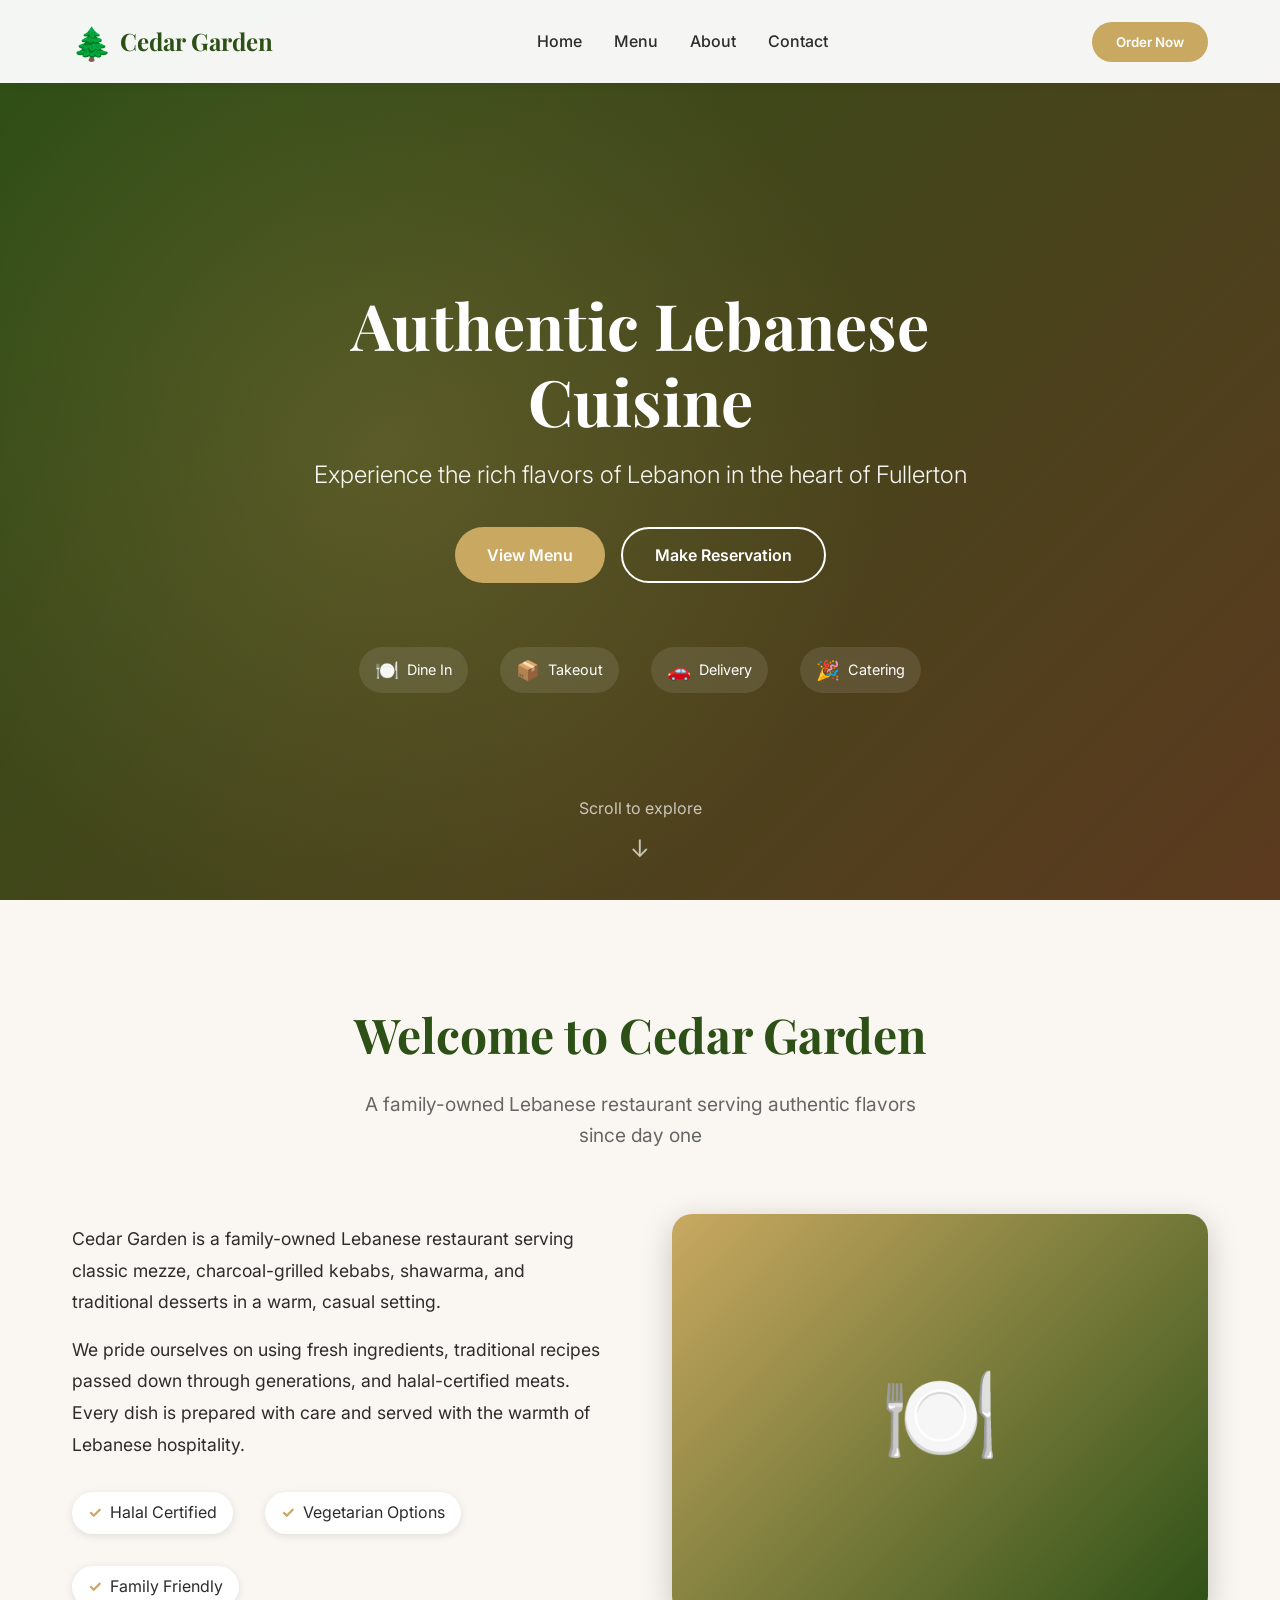
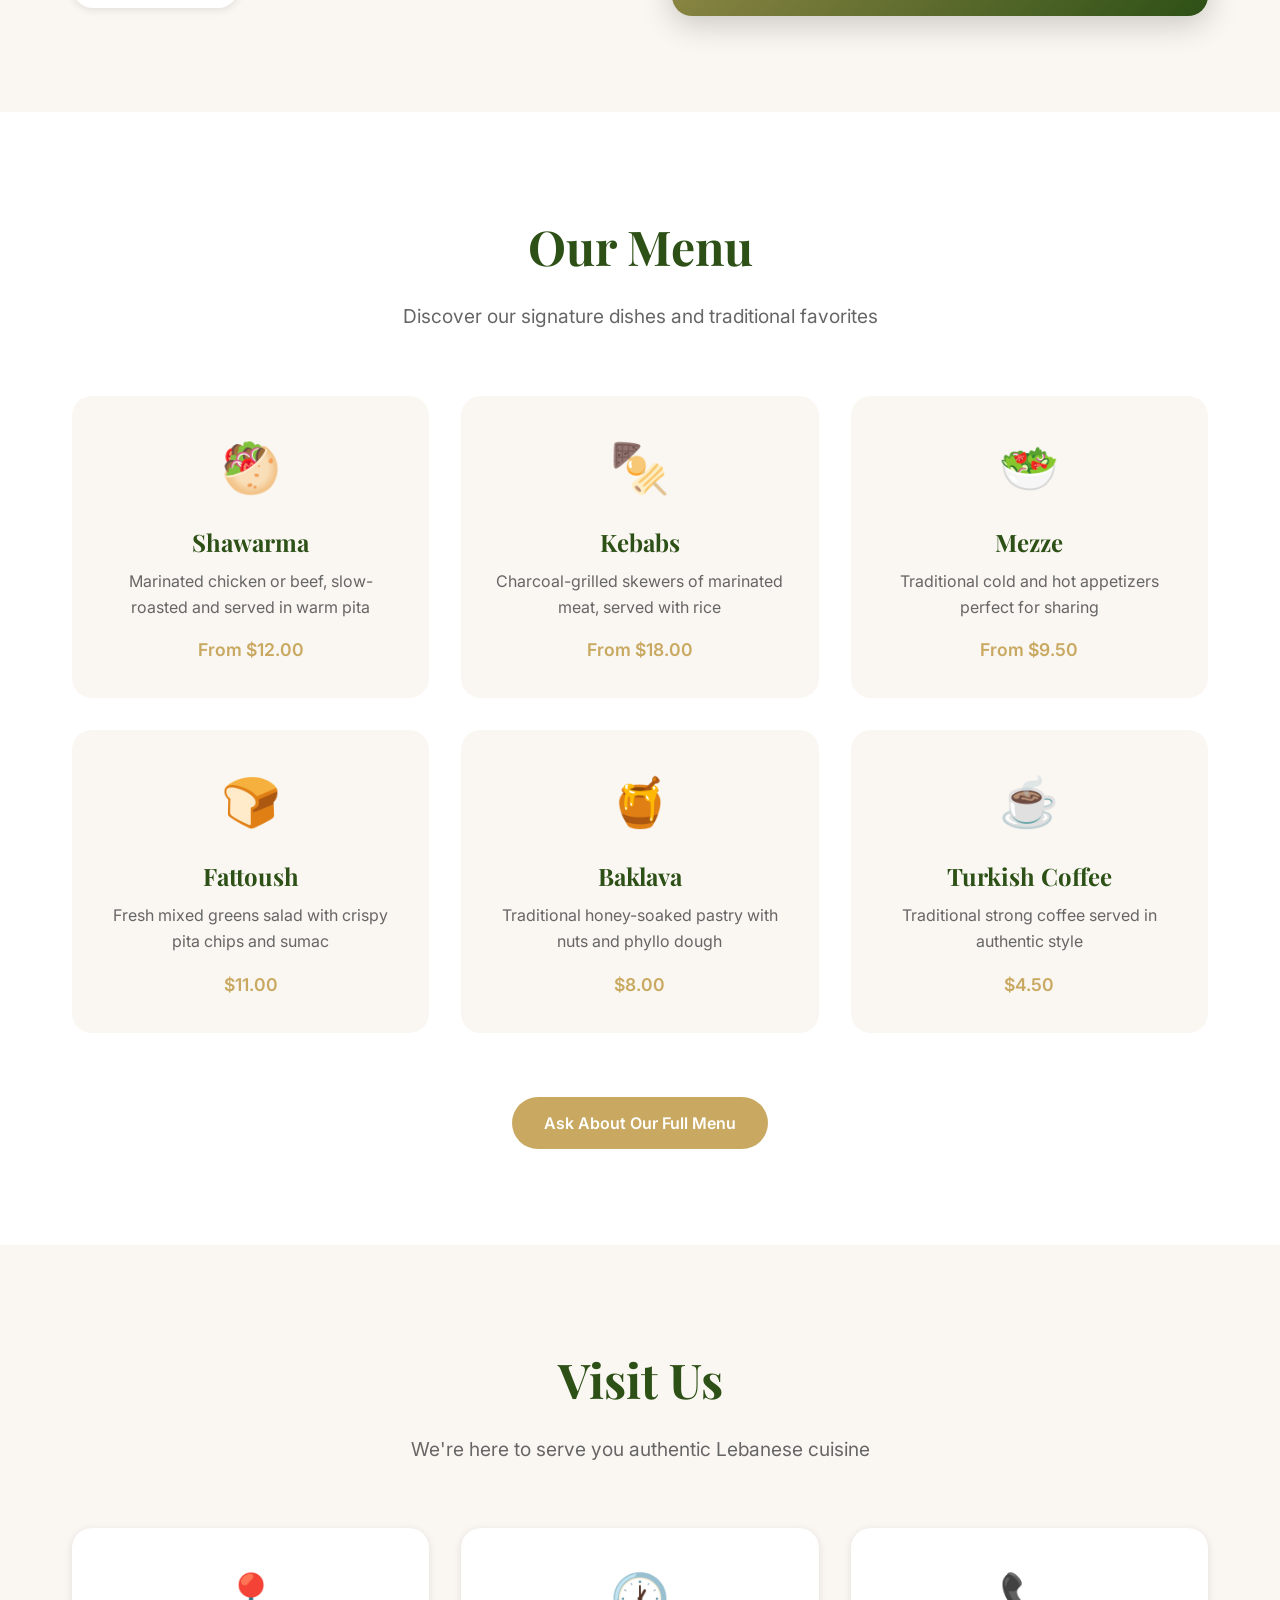
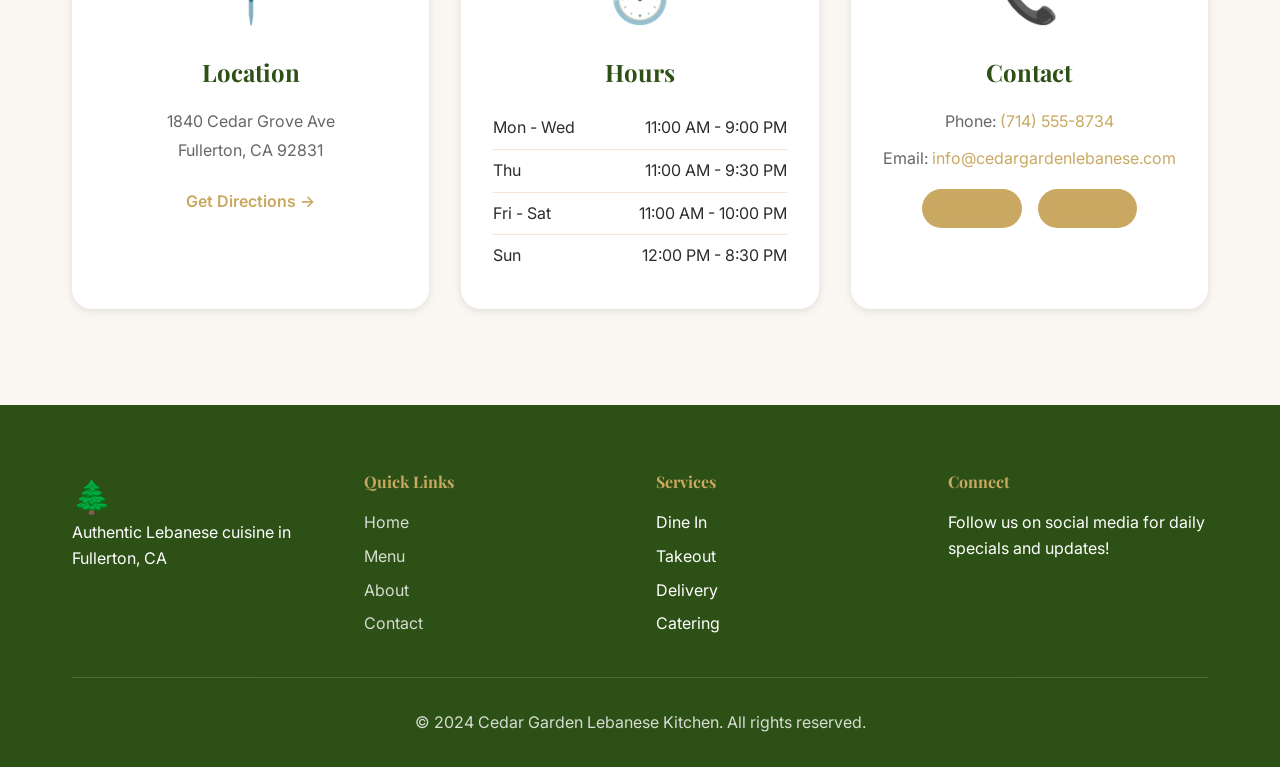
<file: website/index.html>
<!DOCTYPE html>
<html lang="en">
<head>
    <meta charset="UTF-8">
    <meta name="viewport" content="width=device-width, initial-scale=1.0">
    <title>Cedar Garden Lebanese Kitchen - Authentic Lebanese Cuisine</title>
    <meta name="description" content="Experience authentic Lebanese cuisine at Cedar Garden. Family-owned restaurant serving traditional mezze, shawarma, kebabs, and more in Fullerton, CA.">
    <link rel="stylesheet" href="/website/styles.css">
    <link rel="preconnect" href="https://fonts.googleapis.com">
    <link rel="preconnect" href="https://fonts.gstatic.com" crossorigin>
    <link href="https://fonts.googleapis.com/css2?family=Playfair+Display:wght@400;600;700&family=Inter:wght@300;400;500;600&display=swap" rel="stylesheet">
</head>
<body>
    <!-- Navigation -->
    <nav class="navbar">
        <div class="container">
            <div class="nav-content">
                <div class="logo">
                    <span class="logo-icon">🌲</span>
                    <span class="logo-text">Cedar Garden</span>
                </div>
                <ul class="nav-links">
                    <li><a href="#home">Home</a></li>
                    <li><a href="#menu">Menu</a></li>
                    <li><a href="#about">About</a></li>
                    <li><a href="#contact">Contact</a></li>
                </ul>
                <button class="nav-cta" onclick="scrollToContact()">Order Now</button>
            </div>
        </div>
    </nav>

    <!-- Hero Section -->
    <section id="home" class="hero">
        <div class="hero-overlay"></div>
        <div class="container">
            <div class="hero-content">
                <h1 class="hero-title">Authentic Lebanese Cuisine</h1>
                <p class="hero-subtitle">Experience the rich flavors of Lebanon in the heart of Fullerton</p>
                <div class="hero-buttons">
                    <button class="btn btn-primary" onclick="scrollToMenu()">View Menu</button>
                    <button class="btn btn-secondary" onclick="scrollToContact()">Make Reservation</button>
                </div>
                <div class="hero-features">
                    <div class="feature-item">
                        <span class="feature-icon">🍽️</span>
                        <span>Dine In</span>
                    </div>
                    <div class="feature-item">
                        <span class="feature-icon">📦</span>
                        <span>Takeout</span>
                    </div>
                    <div class="feature-item">
                        <span class="feature-icon">🚗</span>
                        <span>Delivery</span>
                    </div>
                    <div class="feature-item">
                        <span class="feature-icon">🎉</span>
                        <span>Catering</span>
                    </div>
                </div>
            </div>
        </div>
        <div class="hero-scroll">
            <span>Scroll to explore</span>
            <div class="scroll-arrow">↓</div>
        </div>
    </section>

    <!-- About Section -->
    <section id="about" class="about">
        <div class="container">
            <div class="section-header">
                <h2 class="section-title">Welcome to Cedar Garden</h2>
                <p class="section-subtitle">A family-owned Lebanese restaurant serving authentic flavors since day one</p>
            </div>
            <div class="about-content">
                <div class="about-text">
                    <p>Cedar Garden is a family-owned Lebanese restaurant serving classic mezze, charcoal-grilled kebabs, shawarma, and traditional desserts in a warm, casual setting.</p>
                    <p>We pride ourselves on using fresh ingredients, traditional recipes passed down through generations, and halal-certified meats. Every dish is prepared with care and served with the warmth of Lebanese hospitality.</p>
                    <div class="about-highlights">
                        <div class="highlight">
                            <span class="highlight-icon">✓</span>
                            <span>Halal Certified</span>
                        </div>
                        <div class="highlight">
                            <span class="highlight-icon">✓</span>
                            <span>Vegetarian Options</span>
                        </div>
                        <div class="highlight">
                            <span class="highlight-icon">✓</span>
                            <span>Family Friendly</span>
                        </div>
                    </div>
                </div>
                <div class="about-image">
                    <div class="image-placeholder">
                        <span>🍽️</span>
                    </div>
                </div>
            </div>
        </div>
    </section>

    <!-- Menu Preview Section -->
    <section id="menu" class="menu-preview">
        <div class="container">
            <div class="section-header">
                <h2 class="section-title">Our Menu</h2>
                <p class="section-subtitle">Discover our signature dishes and traditional favorites</p>
            </div>
            <div class="menu-grid">
                <div class="menu-card">
                    <div class="menu-card-icon">🥙</div>
                    <h3>Shawarma</h3>
                    <p>Marinated chicken or beef, slow-roasted and served in warm pita</p>
                    <span class="menu-price">From $12.00</span>
                </div>
                <div class="menu-card">
                    <div class="menu-card-icon">🍢</div>
                    <h3>Kebabs</h3>
                    <p>Charcoal-grilled skewers of marinated meat, served with rice</p>
                    <span class="menu-price">From $18.00</span>
                </div>
                <div class="menu-card">
                    <div class="menu-card-icon">🥗</div>
                    <h3>Mezze</h3>
                    <p>Traditional cold and hot appetizers perfect for sharing</p>
                    <span class="menu-price">From $9.50</span>
                </div>
                <div class="menu-card">
                    <div class="menu-card-icon">🍞</div>
                    <h3>Fattoush</h3>
                    <p>Fresh mixed greens salad with crispy pita chips and sumac</p>
                    <span class="menu-price">$11.00</span>
                </div>
                <div class="menu-card">
                    <div class="menu-card-icon">🍯</div>
                    <h3>Baklava</h3>
                    <p>Traditional honey-soaked pastry with nuts and phyllo dough</p>
                    <span class="menu-price">$8.00</span>
                </div>
                <div class="menu-card">
                    <div class="menu-card-icon">☕</div>
                    <h3>Turkish Coffee</h3>
                    <p>Traditional strong coffee served in authentic style</p>
                    <span class="menu-price">$4.50</span>
                </div>
            </div>
            <div class="menu-cta">
                <button class="btn btn-primary" onclick="openChat()">Ask About Our Full Menu</button>
            </div>
        </div>
    </section>

    <!-- Hours & Location Section -->
    <section id="contact" class="contact">
        <div class="container">
            <div class="section-header">
                <h2 class="section-title">Visit Us</h2>
                <p class="section-subtitle">We're here to serve you authentic Lebanese cuisine</p>
            </div>
            <div class="contact-grid">
                <div class="contact-card">
                    <div class="contact-icon">📍</div>
                    <h3>Location</h3>
                    <p>1840 Cedar Grove Ave<br>Fullerton, CA 92831</p>
                    <a href="https://maps.google.com" target="_blank" class="contact-link">Get Directions →</a>
                </div>
                <div class="contact-card">
                    <div class="contact-icon">🕐</div>
                    <h3>Hours</h3>
                    <div class="hours-list">
                        <div class="hours-item">
                            <span>Mon - Wed</span>
                            <span>11:00 AM - 9:00 PM</span>
                        </div>
                        <div class="hours-item">
                            <span>Thu</span>
                            <span>11:00 AM - 9:30 PM</span>
                        </div>
                        <div class="hours-item">
                            <span>Fri - Sat</span>
                            <span>11:00 AM - 10:00 PM</span>
                        </div>
                        <div class="hours-item">
                            <span>Sun</span>
                            <span>12:00 PM - 8:30 PM</span>
                        </div>
                    </div>
                </div>
                <div class="contact-card">
                    <div class="contact-icon">📞</div>
                    <h3>Contact</h3>
                    <p>Phone: <a href="tel:+17145558734">(714) 555-8734</a></p>
                    <p>Email: <a href="mailto:info@cedargardenlebanese.com">info@cedargardenlebanese.com</a></p>
                    <div class="social-links">
                        <a href="#" class="social-link">Instagram</a>
                        <a href="#" class="social-link">Facebook</a>
                    </div>
                </div>
            </div>
        </div>
    </section>

    <!-- Footer -->
    <footer class="footer">
        <div class="container">
            <div class="footer-content">
                <div class="footer-section">
                    <div class="logo">
                        <span class="logo-icon">🌲</span>
                        <span class="logo-text">Cedar Garden</span>
                    </div>
                    <p>Authentic Lebanese cuisine in Fullerton, CA</p>
                </div>
                <div class="footer-section">
                    <h4>Quick Links</h4>
                    <ul>
                        <li><a href="#home">Home</a></li>
                        <li><a href="#menu">Menu</a></li>
                        <li><a href="#about">About</a></li>
                        <li><a href="#contact">Contact</a></li>
                    </ul>
                </div>
                <div class="footer-section">
                    <h4>Services</h4>
                    <ul>
                        <li>Dine In</li>
                        <li>Takeout</li>
                        <li>Delivery</li>
                        <li>Catering</li>
                    </ul>
                </div>
                <div class="footer-section">
                    <h4>Connect</h4>
                    <p>Follow us on social media for daily specials and updates!</p>
                </div>
            </div>
            <div class="footer-bottom">
                <p>&copy; 2024 Cedar Garden Lebanese Kitchen. All rights reserved.</p>
            </div>
        </div>
    </footer>

    <!-- Chat Widget Integration -->
    <script>
        window.AIReceptionistConfig = {
            apiUrl: 'http://127.0.0.1:8001',
            businessId: 'restaurant_001',
            position: 'bottom-right',
            primaryColor: '#C9A961'
        };
    </script>
    <script src="http://127.0.0.1:8001/widget/widget.js"></script>

    <!-- Smooth Scrolling -->
    <script>
        function scrollToMenu() {
            document.getElementById('menu').scrollIntoView({ behavior: 'smooth' });
        }

        function scrollToContact() {
            document.getElementById('contact').scrollIntoView({ behavior: 'smooth' });
        }

        function openChat() {
            if (window.AIReceptionist) {
                window.AIReceptionist.toggleChat();
            } else {
                // Fallback: scroll to contact
                scrollToContact();
            }
        }

        // Smooth scroll for nav links
        document.querySelectorAll('a[href^="#"]').forEach(anchor => {
            anchor.addEventListener('click', function (e) {
                e.preventDefault();
                const target = document.querySelector(this.getAttribute('href'));
                if (target) {
                    target.scrollIntoView({ behavior: 'smooth' });
                }
            });
        });

        // Navbar scroll effect
        window.addEventListener('scroll', () => {
            const navbar = document.querySelector('.navbar');
            if (window.scrollY > 50) {
                navbar.classList.add('scrolled');
            } else {
                navbar.classList.remove('scrolled');
            }
        });
    </script>
</body>
</html>
</file>
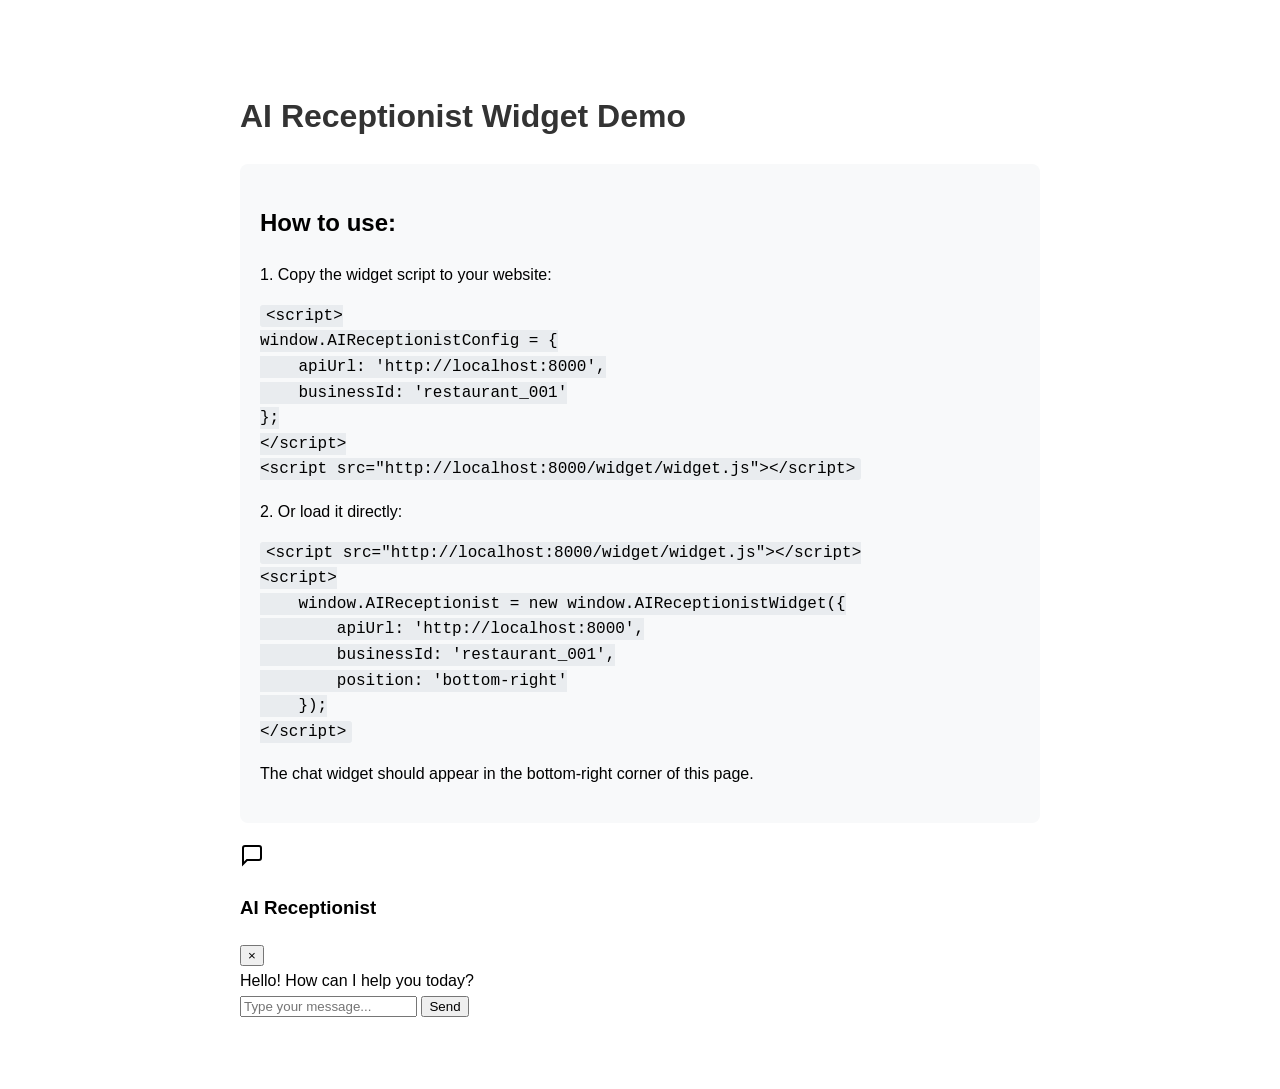
<file: widget/index.html>
<!DOCTYPE html>
<html lang="en">
<head>
    <meta charset="UTF-8">
    <meta name="viewport" content="width=device-width, initial-scale=1.0">
    <title>AI Receptionist Widget Demo</title>
    <style>
        body {
            font-family: -apple-system, BlinkMacSystemFont, 'Segoe UI', Roboto, Oxygen, Ubuntu, Cantarell, sans-serif;
            max-width: 800px;
            margin: 50px auto;
            padding: 20px;
            line-height: 1.6;
        }
        h1 {
            color: #333;
        }
        .instructions {
            background: #f8f9fa;
            padding: 20px;
            border-radius: 8px;
            margin: 20px 0;
        }
        code {
            background: #e9ecef;
            padding: 2px 6px;
            border-radius: 3px;
            font-family: 'Courier New', monospace;
        }
    </style>
</head>
<body>
    <h1>AI Receptionist Widget Demo</h1>
    
    <div class="instructions">
        <h2>How to use:</h2>
        <p>1. Copy the widget script to your website:</p>
        <pre><code>&lt;script&gt;
window.AIReceptionistConfig = {
    apiUrl: 'http://localhost:8000',
    businessId: 'restaurant_001'
};
&lt;/script&gt;
&lt;script src="http://localhost:8000/widget/widget.js"&gt;&lt;/script&gt;</code></pre>
        
        <p>2. Or load it directly:</p>
        <pre><code>&lt;script src="http://localhost:8000/widget/widget.js"&gt;&lt;/script&gt;
&lt;script&gt;
    window.AIReceptionist = new window.AIReceptionistWidget({
        apiUrl: 'http://localhost:8000',
        businessId: 'restaurant_001',
        position: 'bottom-right'
    });
&lt;/script&gt;</code></pre>
        
        <p>The chat widget should appear in the bottom-right corner of this page.</p>
    </div>
    
    <script>
        window.AIReceptionistConfig = {
            apiUrl: 'http://localhost:8000',
            businessId: 'restaurant_001',
            position: 'bottom-right'
        };
    </script>
    <script src="widget.js"></script>
</body>
</html>
</file>
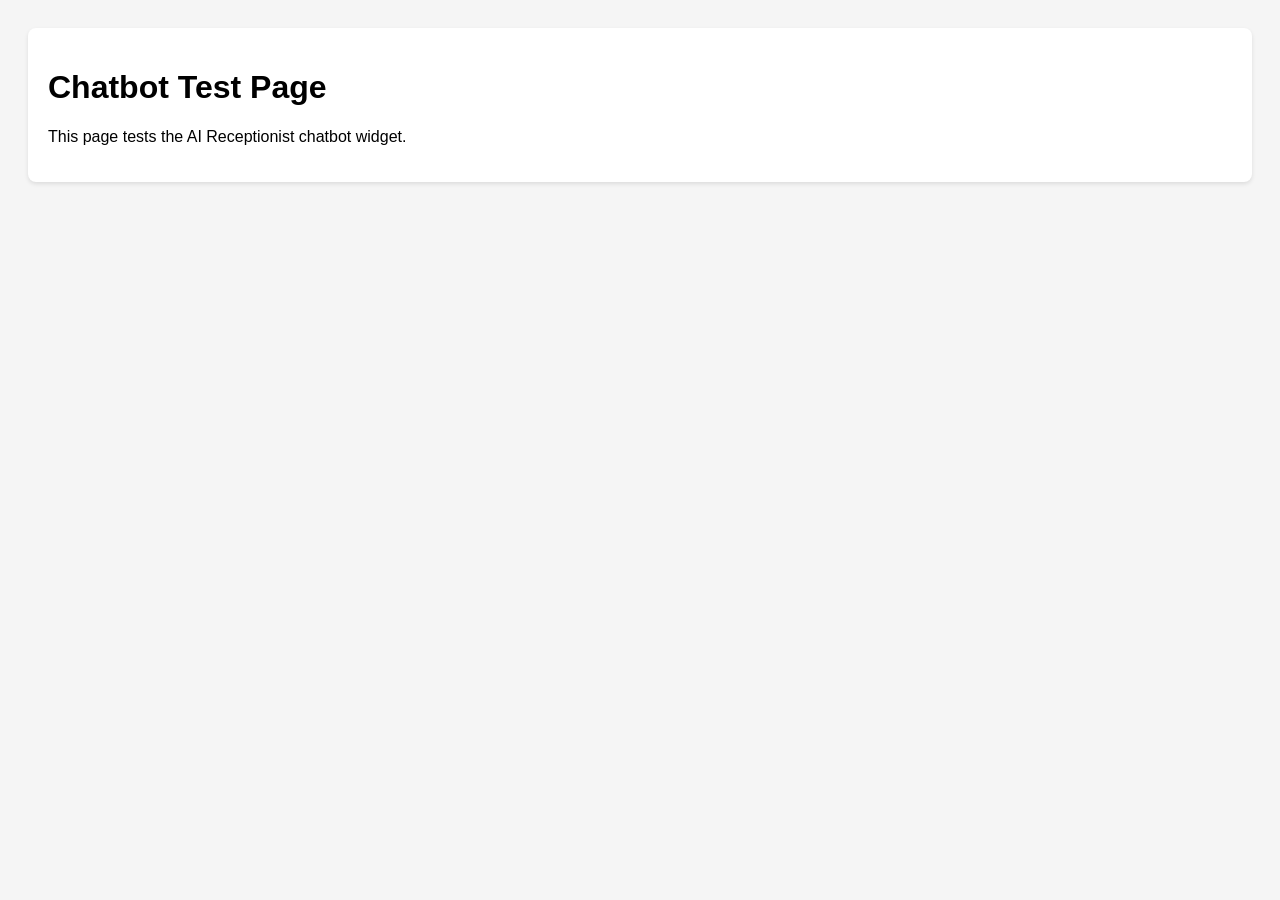
<file: test_chat.html>
<!DOCTYPE html>
<html lang="en">
<head>
    <meta charset="UTF-8">
    <meta name="viewport" content="width=device-width, initial-scale=1.0">
    <title>Chatbot Test</title>
    <style>
        body {
            font-family: Arial, sans-serif;
            padding: 20px;
            background: #f5f5f5;
        }
        .test-info {
            background: white;
            padding: 20px;
            border-radius: 8px;
            margin-bottom: 20px;
            box-shadow: 0 2px 4px rgba(0,0,0,0.1);
        }
        .status {
            padding: 10px;
            border-radius: 4px;
            margin: 10px 0;
        }
        .status.success {
            background: #d4edda;
            color: #155724;
        }
        .status.error {
            background: #f8d7da;
            color: #721c24;
        }
    </style>
</head>
<body>
    <div class="test-info">
        <h1>Chatbot Test Page</h1>
        <p>This page tests the AI Receptionist chatbot widget.</p>
        <div id="status"></div>
    </div>

    <script>
        // Test configuration
        window.AIReceptionistConfig = {
            apiUrl: 'http://127.0.0.1:8001',
            businessId: 'restaurant_001',
            position: 'bottom-right',
            primaryColor: '#C9A961'
        };

        // Check if widget loads
        window.addEventListener('load', () => {
            const statusDiv = document.getElementById('status');
            setTimeout(() => {
                if (window.AIReceptionist) {
                    statusDiv.innerHTML = '<div class="status success">✅ Chatbot widget loaded successfully!</div>';
                } else {
                    statusDiv.innerHTML = '<div class="status error">❌ Chatbot widget failed to load. Check console for errors.</div>';
                }
            }, 1000);
        });
    </script>
    <script src="http://127.0.0.1:8001/widget/widget.js"></script>
</body>
</html>
</file>
<file: website/styles.css>
/* ============================================
   Cedar Garden Lebanese Kitchen - Modern Website
   ============================================ */

:root {
    /* Lebanese-inspired color palette */
    --primary-green: #2D5016;
    --accent-gold: #C9A961;
    --warm-beige: #F5E6D3;
    --deep-brown: #5C3A1F;
    --light-cream: #FAF7F2;
    --text-dark: #2C2C2C;
    --text-light: #666666;
    --white: #FFFFFF;
    
    /* Typography */
    --font-heading: 'Playfair Display', serif;
    --font-body: 'Inter', sans-serif;
    
    /* Spacing */
    --spacing-xs: 0.5rem;
    --spacing-sm: 1rem;
    --spacing-md: 2rem;
    --spacing-lg: 4rem;
    --spacing-xl: 6rem;
    
    /* Shadows */
    --shadow-sm: 0 2px 8px rgba(0, 0, 0, 0.1);
    --shadow-md: 0 4px 16px rgba(0, 0, 0, 0.15);
    --shadow-lg: 0 8px 32px rgba(0, 0, 0, 0.2);
}

* {
    margin: 0;
    padding: 0;
    box-sizing: border-box;
}

body {
    font-family: var(--font-body);
    color: var(--text-dark);
    line-height: 1.6;
    overflow-x: hidden;
}

.container {
    max-width: 1200px;
    margin: 0 auto;
    padding: 0 var(--spacing-md);
}

/* ============================================
   Navigation
   ============================================ */

.navbar {
    position: fixed;
    top: 0;
    left: 0;
    right: 0;
    background: rgba(255, 255, 255, 0.95);
    backdrop-filter: blur(10px);
    z-index: 1000;
    padding: var(--spacing-sm) 0;
    transition: all 0.3s ease;
    box-shadow: 0 2px 10px rgba(0, 0, 0, 0.05);
}

.navbar.scrolled {
    box-shadow: var(--shadow-md);
    padding: var(--spacing-xs) 0;
}

.nav-content {
    display: flex;
    justify-content: space-between;
    align-items: center;
}

.logo {
    display: flex;
    align-items: center;
    gap: var(--spacing-xs);
    font-family: var(--font-heading);
    font-size: 1.5rem;
    font-weight: 700;
    color: var(--primary-green);
}

.logo-icon {
    font-size: 2rem;
}

.nav-links {
    display: flex;
    list-style: none;
    gap: var(--spacing-md);
}

.nav-links a {
    text-decoration: none;
    color: var(--text-dark);
    font-weight: 500;
    transition: color 0.3s ease;
    position: relative;
}

.nav-links a::after {
    content: '';
    position: absolute;
    bottom: -4px;
    left: 0;
    width: 0;
    height: 2px;
    background: var(--accent-gold);
    transition: width 0.3s ease;
}

.nav-links a:hover {
    color: var(--primary-green);
}

.nav-links a:hover::after {
    width: 100%;
}

.nav-cta {
    padding: 0.75rem 1.5rem;
    background: var(--accent-gold);
    color: var(--white);
    border: none;
    border-radius: 50px;
    font-weight: 600;
    cursor: pointer;
    transition: all 0.3s ease;
    font-family: var(--font-body);
}

.nav-cta:hover {
    background: var(--primary-green);
    transform: translateY(-2px);
    box-shadow: var(--shadow-md);
}

/* ============================================
   Hero Section
   ============================================ */

.hero {
    position: relative;
    min-height: 100vh;
    display: flex;
    align-items: center;
    justify-content: center;
    background: linear-gradient(135deg, var(--primary-green) 0%, var(--deep-brown) 100%);
    color: var(--white);
    overflow: hidden;
    padding-top: 80px;
}

.hero::before {
    content: '';
    position: absolute;
    top: 0;
    left: 0;
    right: 0;
    bottom: 0;
    background: url('data:image/svg+xml,<svg width="100" height="100" xmlns="http://www.w3.org/2000/svg"><defs><pattern id="grain" width="100" height="100" patternUnits="userSpaceOnUse"><circle cx="50" cy="50" r="1" fill="rgba(255,255,255,0.05)"/></pattern></defs><rect width="100" height="100" fill="url(%23grain)"/></svg>');
    opacity: 0.3;
}

.hero-overlay {
    position: absolute;
    top: 0;
    left: 0;
    right: 0;
    bottom: 0;
    background: radial-gradient(circle at 30% 50%, rgba(201, 169, 97, 0.2) 0%, transparent 50%);
}

.hero-content {
    position: relative;
    z-index: 2;
    text-align: center;
    max-width: 800px;
    animation: fadeInUp 1s ease;
}

.hero-title {
    font-family: var(--font-heading);
    font-size: 4rem;
    font-weight: 700;
    margin-bottom: var(--spacing-sm);
    line-height: 1.2;
}

.hero-subtitle {
    font-size: 1.5rem;
    margin-bottom: var(--spacing-md);
    opacity: 0.95;
    font-weight: 300;
}

.hero-buttons {
    display: flex;
    gap: var(--spacing-sm);
    justify-content: center;
    margin-bottom: var(--spacing-lg);
    flex-wrap: wrap;
}

.btn {
    padding: 1rem 2rem;
    border: none;
    border-radius: 50px;
    font-size: 1rem;
    font-weight: 600;
    cursor: pointer;
    transition: all 0.3s ease;
    font-family: var(--font-body);
}

.btn-primary {
    background: var(--accent-gold);
    color: var(--white);
}

.btn-primary:hover {
    background: var(--white);
    color: var(--primary-green);
    transform: translateY(-2px);
    box-shadow: var(--shadow-lg);
}

.btn-secondary {
    background: transparent;
    color: var(--white);
    border: 2px solid var(--white);
}

.btn-secondary:hover {
    background: var(--white);
    color: var(--primary-green);
    transform: translateY(-2px);
}

.hero-features {
    display: flex;
    justify-content: center;
    gap: var(--spacing-md);
    flex-wrap: wrap;
    margin-top: var(--spacing-lg);
}

.feature-item {
    display: flex;
    align-items: center;
    gap: var(--spacing-xs);
    padding: var(--spacing-xs) var(--spacing-sm);
    background: rgba(255, 255, 255, 0.1);
    backdrop-filter: blur(10px);
    border-radius: 50px;
    font-size: 0.9rem;
}

.feature-icon {
    font-size: 1.2rem;
}

.hero-scroll {
    position: absolute;
    bottom: var(--spacing-md);
    left: 50%;
    transform: translateX(-50%);
    text-align: center;
    opacity: 0.7;
    animation: bounce 2s infinite;
}

.scroll-arrow {
    font-size: 1.5rem;
    margin-top: var(--spacing-xs);
}

/* ============================================
   About Section
   ============================================ */

.about {
    padding: var(--spacing-xl) 0;
    background: var(--light-cream);
}

.section-header {
    text-align: center;
    margin-bottom: var(--spacing-lg);
}

.section-title {
    font-family: var(--font-heading);
    font-size: 3rem;
    color: var(--primary-green);
    margin-bottom: var(--spacing-sm);
}

.section-subtitle {
    font-size: 1.2rem;
    color: var(--text-light);
    max-width: 600px;
    margin: 0 auto;
}

.about-content {
    display: grid;
    grid-template-columns: 1fr 1fr;
    gap: var(--spacing-lg);
    align-items: center;
    margin-top: var(--spacing-lg);
}

.about-text p {
    margin-bottom: var(--spacing-sm);
    font-size: 1.1rem;
    line-height: 1.8;
    color: var(--text-dark);
}

.about-highlights {
    display: flex;
    gap: var(--spacing-md);
    margin-top: var(--spacing-md);
    flex-wrap: wrap;
}

.highlight {
    display: flex;
    align-items: center;
    gap: var(--spacing-xs);
    padding: var(--spacing-xs) var(--spacing-sm);
    background: var(--white);
    border-radius: 50px;
    box-shadow: var(--shadow-sm);
}

.highlight-icon {
    color: var(--accent-gold);
    font-weight: bold;
}

.about-image {
    position: relative;
}

.image-placeholder {
    width: 100%;
    aspect-ratio: 4/3;
    background: linear-gradient(135deg, var(--accent-gold) 0%, var(--primary-green) 100%);
    border-radius: 20px;
    display: flex;
    align-items: center;
    justify-content: center;
    font-size: 6rem;
    box-shadow: var(--shadow-lg);
}

/* ============================================
   Menu Preview Section
   ============================================ */

.menu-preview {
    padding: var(--spacing-xl) 0;
    background: var(--white);
}

.menu-grid {
    display: grid;
    grid-template-columns: repeat(auto-fit, minmax(300px, 1fr));
    gap: var(--spacing-md);
    margin-top: var(--spacing-lg);
}

.menu-card {
    background: var(--light-cream);
    padding: var(--spacing-md);
    border-radius: 20px;
    text-align: center;
    transition: all 0.3s ease;
    border: 2px solid transparent;
}

.menu-card:hover {
    transform: translateY(-5px);
    box-shadow: var(--shadow-lg);
    border-color: var(--accent-gold);
}

.menu-card-icon {
    font-size: 3rem;
    margin-bottom: var(--spacing-sm);
}

.menu-card h3 {
    font-family: var(--font-heading);
    font-size: 1.5rem;
    color: var(--primary-green);
    margin-bottom: var(--spacing-xs);
}

.menu-card p {
    color: var(--text-light);
    margin-bottom: var(--spacing-sm);
    line-height: 1.6;
}

.menu-price {
    display: inline-block;
    font-weight: 600;
    color: var(--accent-gold);
    font-size: 1.1rem;
}

.menu-cta {
    text-align: center;
    margin-top: var(--spacing-lg);
}

/* ============================================
   Contact Section
   ============================================ */

.contact {
    padding: var(--spacing-xl) 0;
    background: var(--light-cream);
}

.contact-grid {
    display: grid;
    grid-template-columns: repeat(auto-fit, minmax(300px, 1fr));
    gap: var(--spacing-md);
    margin-top: var(--spacing-lg);
}

.contact-card {
    background: var(--white);
    padding: var(--spacing-md);
    border-radius: 20px;
    text-align: center;
    box-shadow: var(--shadow-sm);
    transition: all 0.3s ease;
}

.contact-card:hover {
    transform: translateY(-5px);
    box-shadow: var(--shadow-md);
}

.contact-icon {
    font-size: 3rem;
    margin-bottom: var(--spacing-sm);
}

.contact-card h3 {
    font-family: var(--font-heading);
    font-size: 1.5rem;
    color: var(--primary-green);
    margin-bottom: var(--spacing-sm);
}

.contact-card p {
    color: var(--text-light);
    margin-bottom: var(--spacing-xs);
    line-height: 1.8;
}

.contact-card a {
    color: var(--accent-gold);
    text-decoration: none;
    transition: color 0.3s ease;
}

.contact-card a:hover {
    color: var(--primary-green);
}

.contact-link {
    display: inline-block;
    margin-top: var(--spacing-sm);
    font-weight: 600;
}

.hours-list {
    text-align: left;
    margin-top: var(--spacing-sm);
}

.hours-item {
    display: flex;
    justify-content: space-between;
    padding: var(--spacing-xs) 0;
    border-bottom: 1px solid var(--warm-beige);
}

.hours-item:last-child {
    border-bottom: none;
}

.social-links {
    display: flex;
    gap: var(--spacing-sm);
    justify-content: center;
    margin-top: var(--spacing-sm);
}

.social-link {
    padding: var(--spacing-xs) var(--spacing-sm);
    background: var(--accent-gold);
    color: var(--white);
    border-radius: 50px;
    text-decoration: none;
    font-size: 0.9rem;
    transition: all 0.3s ease;
}

.social-link:hover {
    background: var(--primary-green);
    transform: translateY(-2px);
}

/* ============================================
   Footer
   ============================================ */

.footer {
    background: var(--primary-green);
    color: var(--white);
    padding: var(--spacing-lg) 0 var(--spacing-md);
}

.footer-content {
    display: grid;
    grid-template-columns: repeat(auto-fit, minmax(250px, 1fr));
    gap: var(--spacing-md);
    margin-bottom: var(--spacing-md);
}

.footer-section h4 {
    font-family: var(--font-heading);
    margin-bottom: var(--spacing-sm);
    color: var(--accent-gold);
}

.footer-section ul {
    list-style: none;
}

.footer-section ul li {
    margin-bottom: var(--spacing-xs);
}

.footer-section a {
    color: var(--white);
    text-decoration: none;
    opacity: 0.8;
    transition: opacity 0.3s ease;
}

.footer-section a:hover {
    opacity: 1;
}

.footer-bottom {
    text-align: center;
    padding-top: var(--spacing-md);
    border-top: 1px solid rgba(255, 255, 255, 0.2);
    opacity: 0.8;
}

/* ============================================
   Animations
   ============================================ */

@keyframes fadeInUp {
    from {
        opacity: 0;
        transform: translateY(30px);
    }
    to {
        opacity: 1;
        transform: translateY(0);
    }
}

@keyframes bounce {
    0%, 100% {
        transform: translateX(-50%) translateY(0);
    }
    50% {
        transform: translateX(-50%) translateY(-10px);
    }
}

/* ============================================
   Responsive Design
   ============================================ */

@media (max-width: 768px) {
    .hero-title {
        font-size: 2.5rem;
    }
    
    .hero-subtitle {
        font-size: 1.2rem;
    }
    
    .section-title {
        font-size: 2rem;
    }
    
    .about-content {
        grid-template-columns: 1fr;
    }
    
    .nav-links {
        display: none;
    }
    
    .hero-buttons {
        flex-direction: column;
        align-items: center;
    }
    
    .btn {
        width: 100%;
        max-width: 300px;
    }
}

/* ============================================
   Chat Widget Customization
   ============================================ */

.ai-receptionist-button {
    background: var(--accent-gold) !important;
    box-shadow: var(--shadow-lg) !important;
}

.ai-receptionist-button:hover {
    background: var(--primary-green) !important;
}

.ai-receptionist-header {
    background: var(--primary-green) !important;
}

.ai-receptionist-send {
    background: var(--accent-gold) !important;
}

.ai-receptionist-send:hover {
    background: var(--primary-green) !important;
}

.ai-receptionist-message-user {
    background: var(--accent-gold) !important;
}
</file>
